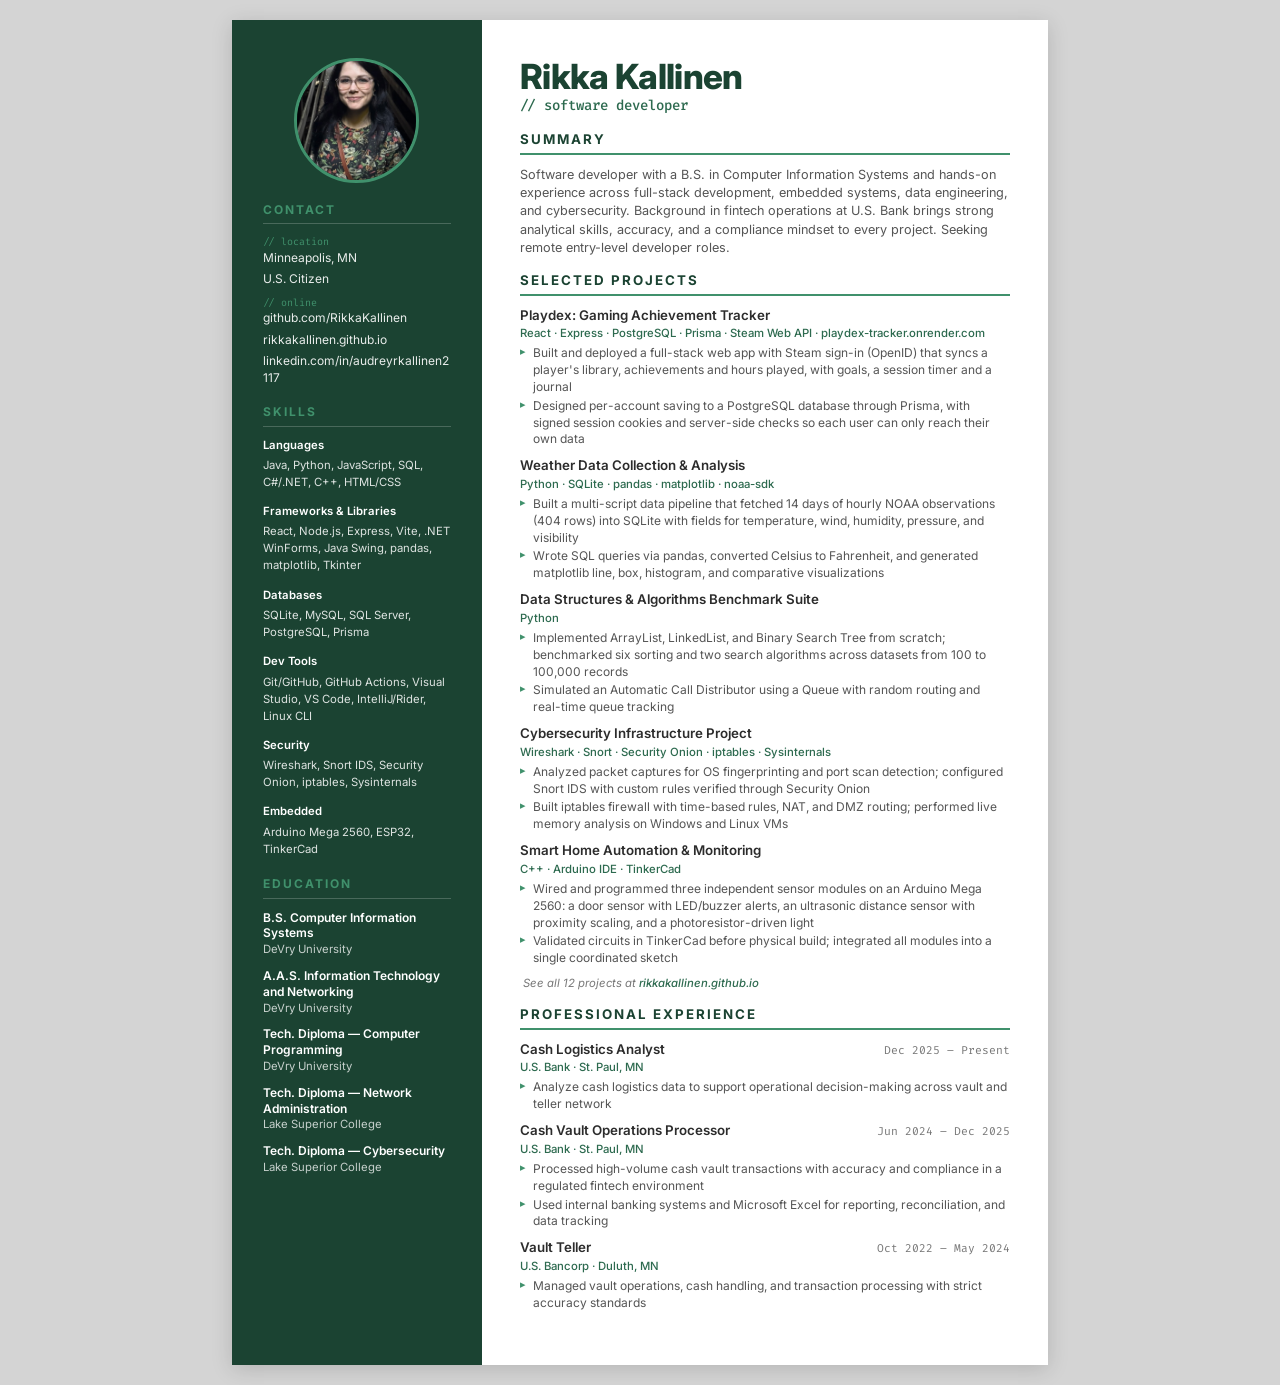
<file: resume.html>
<!DOCTYPE html>
<html lang="en">
<head>
<meta charset="UTF-8">
<title>Rikka Kallinen — Resume</title>
<link rel="preconnect" href="https://fonts.googleapis.com">
<link rel="preconnect" href="https://fonts.gstatic.com" crossorigin>
<link href="https://fonts.googleapis.com/css2?family=Inter:wght@300;400;500;600;700;800&family=Fira+Code:wght@400;500&display=swap" rel="stylesheet">
<style>
:root {
    --green-dark:   #1b4332;
    --green-mid:    #2d6a4f;
    --green-accent: #40916c;
    --cream:        #f8f6f1;
    --cream-dark:   #ede9df;
    --text:         #2c2c2c;
    --text-light:   #555;
    --text-muted:   #777;
}

* { box-sizing: border-box; margin: 0; padding: 0; }

html, body {
    font-family: 'Inter', sans-serif;
    color: var(--text);
    background: #d4d4d4;
    font-size: 9.5pt;
    line-height: 1.35;
}

.page {
    width: 8.5in;
    min-height: 11in;
    margin: 20px auto;
    background: white;
    display: grid;
    grid-template-columns: 2.6in 1fr;
    box-shadow: 0 4px 20px rgba(0,0,0,0.15);
}

/* ===== LEFT SIDEBAR ===== */
.sidebar {
    background: var(--green-dark);
    color: white;
    padding: 0.4in 0.32in;
}

.headshot {
    width: 1.3in;
    height: 1.3in;
    border-radius: 50%;
    object-fit: cover;
    border: 3px solid var(--green-accent);
    display: block;
    margin: 0 auto 14pt;
}

.sidebar-section { margin-bottom: 14pt; }

.sidebar-section h2 {
    font-size: 9pt;
    font-weight: 700;
    text-transform: uppercase;
    letter-spacing: 1.5pt;
    color: var(--green-accent);
    margin-bottom: 8pt;
    padding-bottom: 4pt;
    border-bottom: 1px solid rgba(255,255,255,0.2);
}

.contact-item {
    font-size: 9pt;
    margin-bottom: 4pt;
    color: rgba(255,255,255,0.9);
    word-break: break-word;
}

.contact-label {
    font-family: 'Fira Code', monospace;
    font-size: 7.5pt;
    color: var(--green-accent);
    display: block;
    margin-top: 6pt;
    margin-bottom: 1pt;
}

.skill-group { margin-bottom: 10pt; }

.skill-group-label {
    font-size: 8.5pt;
    font-weight: 600;
    color: white;
    margin-bottom: 3pt;
}

.skill-tags {
    font-size: 8.5pt;
    color: rgba(255,255,255,0.85);
    line-height: 1.5;
}

.edu-item { margin-bottom: 8pt; }
.edu-item h3 {
    font-size: 9pt;
    font-weight: 600;
    color: white;
    line-height: 1.3;
    margin-bottom: 1pt;
}
.edu-item p {
    font-size: 8.5pt;
    color: rgba(255,255,255,0.75);
}

/* ===== RIGHT MAIN COLUMN ===== */
.main {
    padding: 0.4in 0.4in;
    background: white;
}

.name {
    font-size: 26pt;
    font-weight: 800;
    color: var(--green-dark);
    line-height: 1.05;
    letter-spacing: -0.5pt;
}

.title {
    font-size: 10.5pt;
    font-weight: 500;
    color: var(--green-mid);
    margin-top: 2pt;
    margin-bottom: 11pt;
    font-family: 'Fira Code', monospace;
}

.section { margin-bottom: 11pt; }

.section h2 {
    font-size: 10pt;
    font-weight: 700;
    text-transform: uppercase;
    letter-spacing: 1.5pt;
    color: var(--green-dark);
    padding-bottom: 3pt;
    margin-bottom: 8pt;
    border-bottom: 2px solid var(--green-accent);
}

.summary {
    font-size: 9.5pt;
    line-height: 1.45;
    color: var(--text-light);
}

.entry { margin-bottom: 7pt; }

.entry-header {
    display: flex;
    justify-content: space-between;
    align-items: baseline;
    gap: 8pt;
    margin-bottom: 1pt;
}

.entry-title {
    font-size: 10pt;
    font-weight: 600;
    color: var(--text);
}

.entry-date {
    font-size: 8.5pt;
    color: var(--text-muted);
    font-family: 'Fira Code', monospace;
    white-space: nowrap;
}

.entry-meta {
    font-size: 8.5pt;
    color: var(--green-mid);
    font-weight: 500;
    margin-bottom: 3pt;
}

.entry ul {
    list-style: none;
    padding-left: 0;
}

.entry ul li {
    font-size: 9pt;
    line-height: 1.4;
    color: var(--text-light);
    padding-left: 10pt;
    position: relative;
    margin-bottom: 1.5pt;
}

.entry ul li::before {
    content: "▸";
    position: absolute;
    left: 0;
    color: var(--green-accent);
    font-size: 8pt;
}

.see-more {
    font-size: 8.5pt;
    color: var(--text-muted);
    font-style: italic;
    margin-top: 4pt;
    padding-left: 2pt;
}

.see-more a {
    color: var(--green-mid);
    text-decoration: none;
    font-weight: 500;
}

/* ===== PRINT ===== */
@page {
    size: letter;
    margin: 0;
}

@media print {
    html, body { background: white; }
    .page {
        margin: 0;
        box-shadow: none;
        width: 8.5in;
        min-height: 11in;
    }
    * {
        -webkit-print-color-adjust: exact;
        print-color-adjust: exact;
    }
}
</style>
</head>
<body>

<div class="page">

    <!-- ===== SIDEBAR ===== -->
    <aside class="sidebar">

        <img src="images/headshot.jpg" alt="Rikka Kallinen" class="headshot">

        <div class="sidebar-section">
            <h2>Contact</h2>
            <span class="contact-label">// location</span>
            <div class="contact-item">Minneapolis, MN</div>
            <div class="contact-item">U.S. Citizen</div>

            <span class="contact-label">// online</span>
            <div class="contact-item">github.com/RikkaKallinen</div>
            <div class="contact-item">rikkakallinen.github.io</div>
            <div class="contact-item">linkedin.com/in/audreyrkallinen2117</div>
        </div>

        <div class="sidebar-section">
            <h2>Skills</h2>

            <div class="skill-group">
                <div class="skill-group-label">Languages</div>
                <div class="skill-tags">Java, Python, JavaScript, SQL, C#/.NET, C++, HTML/CSS</div>
            </div>

            <div class="skill-group">
                <div class="skill-group-label">Frameworks &amp; Libraries</div>
                <div class="skill-tags">React, Node.js, Express, Vite, .NET WinForms, Java Swing, pandas, matplotlib, Tkinter</div>
            </div>

            <div class="skill-group">
                <div class="skill-group-label">Databases</div>
                <div class="skill-tags">SQLite, MySQL, SQL Server, PostgreSQL, Prisma</div>
            </div>

            <div class="skill-group">
                <div class="skill-group-label">Dev Tools</div>
                <div class="skill-tags">Git/GitHub, GitHub Actions, Visual Studio, VS Code, IntelliJ/Rider, Linux CLI</div>
            </div>

            <div class="skill-group">
                <div class="skill-group-label">Security</div>
                <div class="skill-tags">Wireshark, Snort IDS, Security Onion, iptables, Sysinternals</div>
            </div>

            <div class="skill-group">
                <div class="skill-group-label">Embedded</div>
                <div class="skill-tags">Arduino Mega 2560, ESP32, TinkerCad</div>
            </div>
        </div>

        <div class="sidebar-section">
            <h2>Education</h2>

            <div class="edu-item">
                <h3>B.S. Computer Information Systems</h3>
                <p>DeVry University</p>
            </div>
            <div class="edu-item">
                <h3>A.A.S. Information Technology and Networking</h3>
                <p>DeVry University</p>
            </div>
            <div class="edu-item">
                <h3>Tech. Diploma — Computer Programming</h3>
                <p>DeVry University</p>
            </div>
            <div class="edu-item">
                <h3>Tech. Diploma — Network Administration</h3>
                <p>Lake Superior College</p>
            </div>
            <div class="edu-item">
                <h3>Tech. Diploma — Cybersecurity</h3>
                <p>Lake Superior College</p>
            </div>
        </div>

    </aside>

    <!-- ===== MAIN ===== -->
    <main class="main">

        <h1 class="name">Rikka Kallinen</h1>
        <div class="title">// software developer</div>

        <section class="section">
            <h2>Summary</h2>
            <p class="summary">Software developer with a B.S. in Computer Information Systems and hands-on experience across full-stack development, embedded systems, data engineering, and cybersecurity. Background in fintech operations at U.S. Bank brings strong analytical skills, accuracy, and a compliance mindset to every project. Seeking remote entry-level developer roles.</p>
        </section>

        <section class="section">
            <h2>Selected Projects</h2>

            <div class="entry">
                <div class="entry-header">
                    <div class="entry-title">Playdex: Gaming Achievement Tracker</div>
                </div>
                <div class="entry-meta">React · Express · PostgreSQL · Prisma · Steam Web API · playdex-tracker.onrender.com</div>
                <ul>
                    <li>Built and deployed a full-stack web app with Steam sign-in (OpenID) that syncs a player's library, achievements and hours played, with goals, a session timer and a journal</li>
                    <li>Designed per-account saving to a PostgreSQL database through Prisma, with signed session cookies and server-side checks so each user can only reach their own data</li>
                </ul>
            </div>

            <div class="entry">
                <div class="entry-header">
                    <div class="entry-title">Weather Data Collection &amp; Analysis</div>
                </div>
                <div class="entry-meta">Python · SQLite · pandas · matplotlib · noaa-sdk</div>
                <ul>
                    <li>Built a multi-script data pipeline that fetched 14 days of hourly NOAA observations (404 rows) into SQLite with fields for temperature, wind, humidity, pressure, and visibility</li>
                    <li>Wrote SQL queries via pandas, converted Celsius to Fahrenheit, and generated matplotlib line, box, histogram, and comparative visualizations</li>
                </ul>
            </div>

            <div class="entry">
                <div class="entry-header">
                    <div class="entry-title">Data Structures &amp; Algorithms Benchmark Suite</div>
                </div>
                <div class="entry-meta">Python</div>
                <ul>
                    <li>Implemented ArrayList, LinkedList, and Binary Search Tree from scratch; benchmarked six sorting and two search algorithms across datasets from 100 to 100,000 records</li>
                    <li>Simulated an Automatic Call Distributor using a Queue with random routing and real-time queue tracking</li>
                </ul>
            </div>

            <div class="entry">
                <div class="entry-header">
                    <div class="entry-title">Cybersecurity Infrastructure Project</div>
                </div>
                <div class="entry-meta">Wireshark · Snort · Security Onion · iptables · Sysinternals</div>
                <ul>
                    <li>Analyzed packet captures for OS fingerprinting and port scan detection; configured Snort IDS with custom rules verified through Security Onion</li>
                    <li>Built iptables firewall with time-based rules, NAT, and DMZ routing; performed live memory analysis on Windows and Linux VMs</li>
                </ul>
            </div>

            <div class="entry">
                <div class="entry-header">
                    <div class="entry-title">Smart Home Automation &amp; Monitoring</div>
                </div>
                <div class="entry-meta">C++ · Arduino IDE · TinkerCad</div>
                <ul>
                    <li>Wired and programmed three independent sensor modules on an Arduino Mega 2560: a door sensor with LED/buzzer alerts, an ultrasonic distance sensor with proximity scaling, and a photoresistor-driven light</li>
                    <li>Validated circuits in TinkerCad before physical build; integrated all modules into a single coordinated sketch</li>
                </ul>
            </div>

            <p class="see-more">See all 12 projects at <a href="https://rikkakallinen.github.io">rikkakallinen.github.io</a></p>
        </section>

        <section class="section">
            <h2>Professional Experience</h2>

            <div class="entry">
                <div class="entry-header">
                    <div class="entry-title">Cash Logistics Analyst</div>
                    <div class="entry-date">Dec 2025 – Present</div>
                </div>
                <div class="entry-meta">U.S. Bank · St. Paul, MN</div>
                <ul>
                    <li>Analyze cash logistics data to support operational decision-making across vault and teller network</li>
                </ul>
            </div>

            <div class="entry">
                <div class="entry-header">
                    <div class="entry-title">Cash Vault Operations Processor</div>
                    <div class="entry-date">Jun 2024 – Dec 2025</div>
                </div>
                <div class="entry-meta">U.S. Bank · St. Paul, MN</div>
                <ul>
                    <li>Processed high-volume cash vault transactions with accuracy and compliance in a regulated fintech environment</li>
                    <li>Used internal banking systems and Microsoft Excel for reporting, reconciliation, and data tracking</li>
                </ul>
            </div>

            <div class="entry">
                <div class="entry-header">
                    <div class="entry-title">Vault Teller</div>
                    <div class="entry-date">Oct 2022 – May 2024</div>
                </div>
                <div class="entry-meta">U.S. Bancorp · Duluth, MN</div>
                <ul>
                    <li>Managed vault operations, cash handling, and transaction processing with strict accuracy standards</li>
                </ul>
            </div>

        </section>

    </main>

</div>

</body>
</html>
</file>
